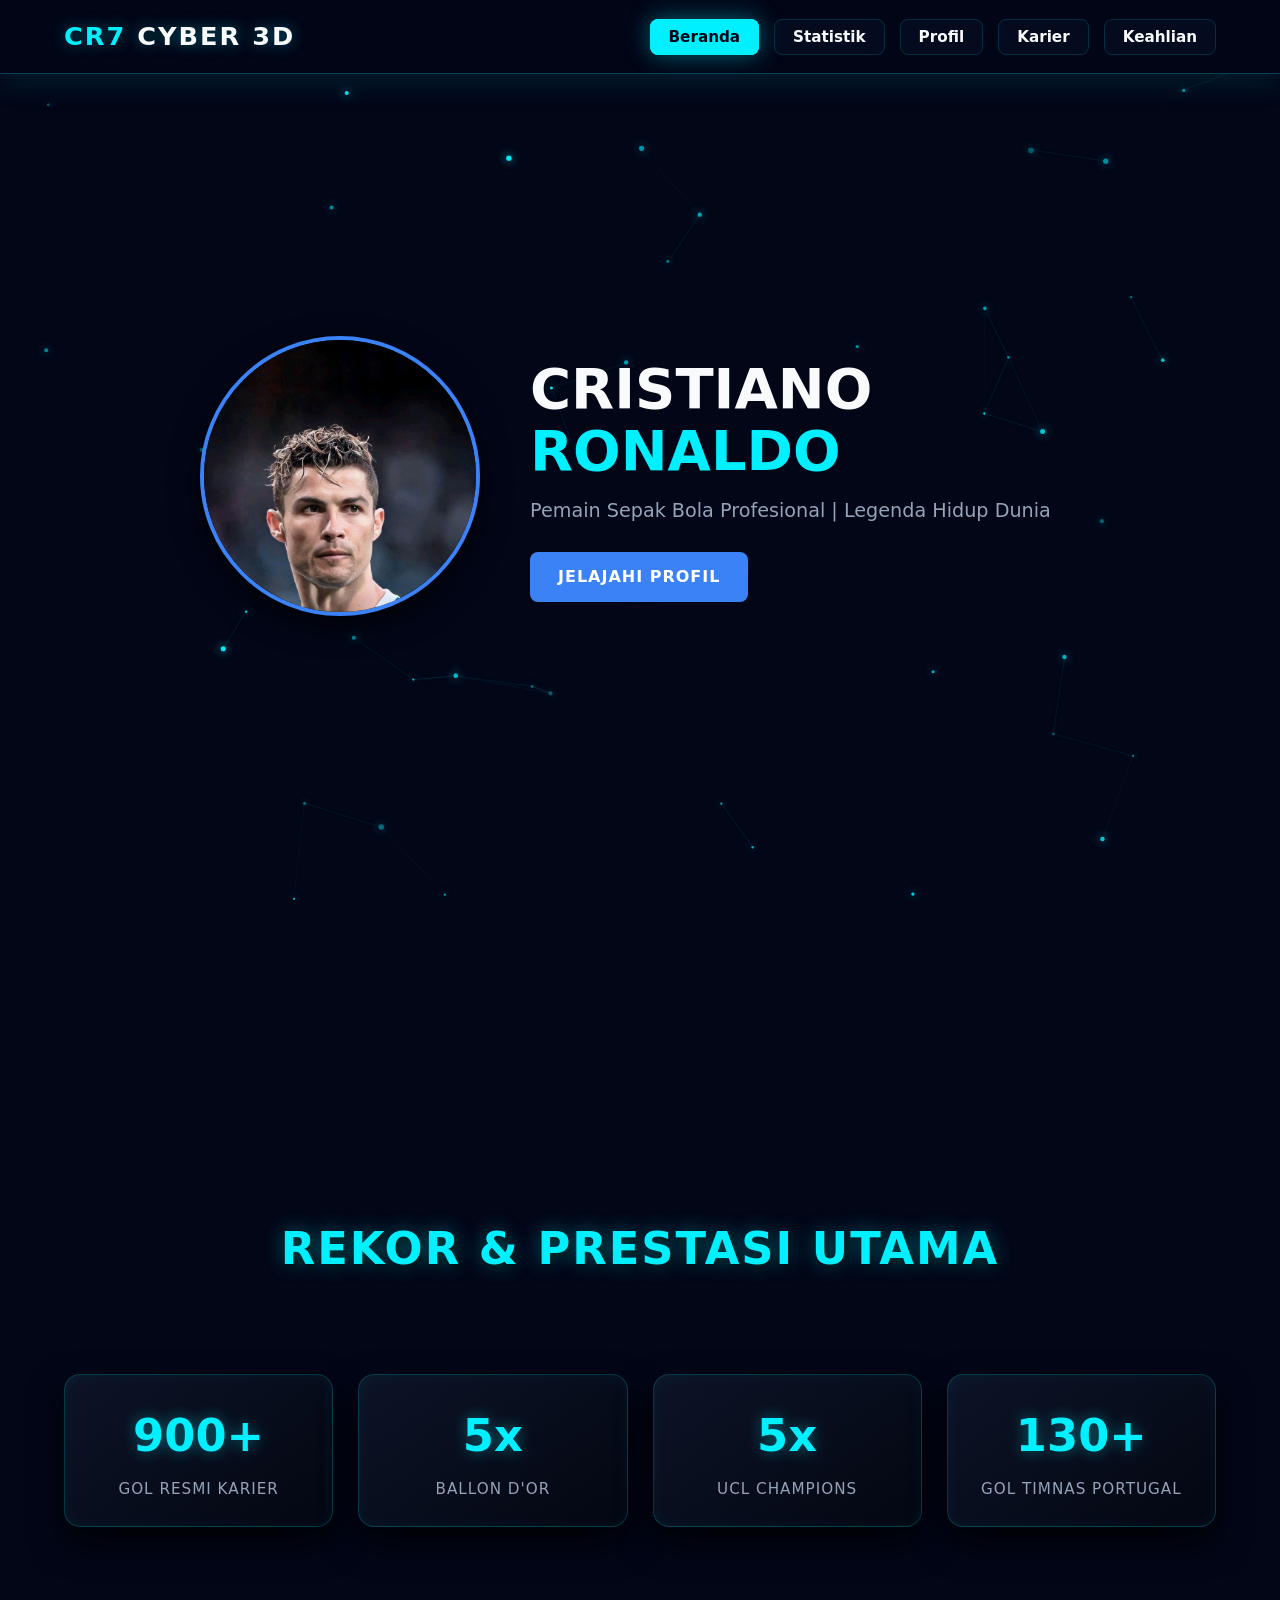
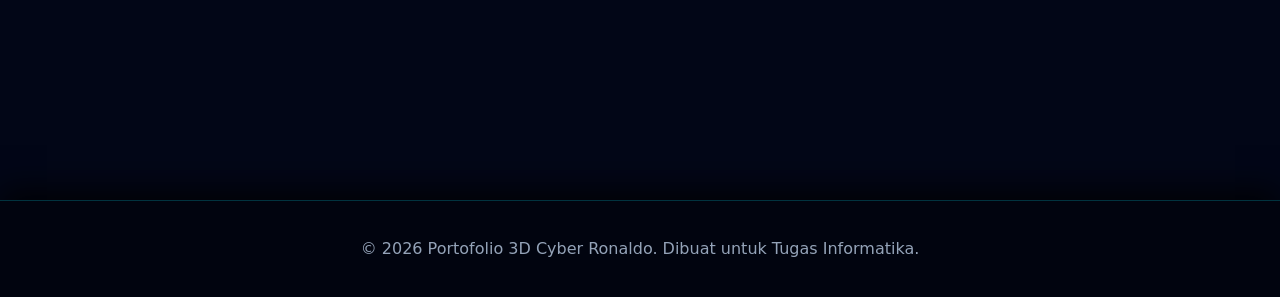
<file: index.html>
<!DOCTYPE html>
<html lang="id">
<head>
    <meta charset="UTF-8">
    <meta name="viewport" content="width=device-width, initial-scale=1.0">
    <meta name="description" content="Portofolio 3D cyber Cristiano Ronaldo.">
    <title>CR7 Cyber 3D | Beranda</title>
    <link rel="stylesheet" href="assets/css/style.css">
</head>
<body>
    <canvas id="bg-canvas" aria-hidden="true"></canvas>

    <header>
        <a href="index.html" class="logo">CR7 <span>CYBER 3D</span></a>
        <nav aria-label="Navigasi utama">
            <ul>
                <li><a href="index.html" aria-current="page">Beranda</a></li>
                <li><a href="pages/statistik.html">Statistik</a></li>
                <li><a href="pages/profil.html">Profil</a></li>
                <li><a href="pages/karier.html">Karier</a></li>
                <li><a href="pages/keahlian.html">Keahlian</a></li>
            </ul>
        </nav>
    </header>

    <main>
        <section id="home" aria-labelledby="hero-title">
            <div class="hero-img-wrapper">
                <img src="assets/img/rnld.jpg" alt="Cristiano Ronaldo" class="hero-img">
            </div>
            <div class="hero-text">
                <h1 id="hero-title">CRISTIANO <span>RONALDO</span></h1>
                <p>Pemain Sepak Bola Profesional | Legenda Hidup Dunia</p>
                <a href="pages/profil.html" class="btn-cta">Jelajahi Profil</a>
            </div>
        </section>

        <section aria-labelledby="highlight-title">
            <h2 id="highlight-title" class="section-title">Rekor &amp; Prestasi Utama</h2>
            <div class="stats-grid">
                <div class="stat-card tilt-element"><div class="stat-number">900+</div><div class="stat-label">Gol Resmi Karier</div></div>
                <div class="stat-card tilt-element"><div class="stat-number">5x</div><div class="stat-label">Ballon d'Or</div></div>
                <div class="stat-card tilt-element"><div class="stat-number">5x</div><div class="stat-label">UCL Champions</div></div>
                <div class="stat-card tilt-element"><div class="stat-number">130+</div><div class="stat-label">Gol Timnas Portugal</div></div>
            </div>
        </section>
    </main>

    <footer>
        <p>&copy; 2026 Portofolio 3D Cyber Ronaldo. Dibuat untuk Tugas Informatika.</p>
    </footer>

    <script src="assets/js/main.js"></script>
</body>
</html>
</file>
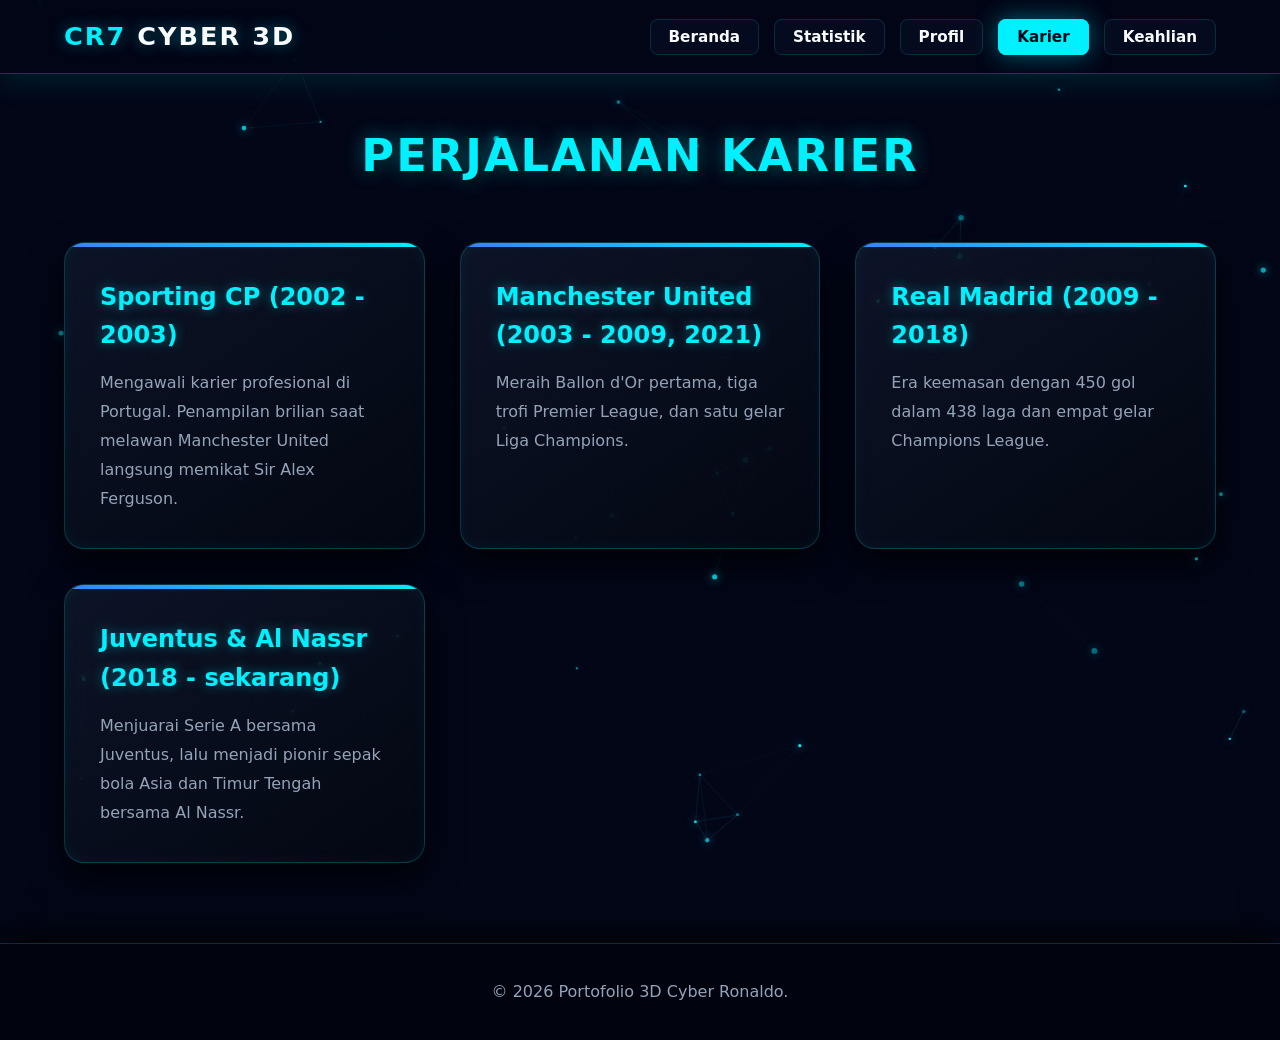
<file: pages/karier.html>
<!DOCTYPE html>
<html lang="id">
<head>
    <meta charset="UTF-8">
    <meta name="viewport" content="width=device-width, initial-scale=1.0">
    <title>CR7 Cyber 3D | Karier</title>
    <link rel="stylesheet" href="../assets/css/style.css">
</head>
<body>
    <canvas id="bg-canvas" aria-hidden="true"></canvas>
    <header>
        <a href="../index.html" class="logo">CR7 <span>CYBER 3D</span></a>
        <nav aria-label="Navigasi utama"><ul>
            <li><a href="../index.html">Beranda</a></li>
            <li><a href="statistik.html">Statistik</a></li>
            <li><a href="profil.html">Profil</a></li>
            <li><a href="karier.html" aria-current="page">Karier</a></li>
            <li><a href="keahlian.html">Keahlian</a></li>
        </ul></nav>
    </header>
    <main><section aria-labelledby="page-title">
        <h1 id="page-title" class="section-title">Perjalanan Karier</h1>
        <div class="content-grid">
            <article class="card tilt-element"><h2>Sporting CP (2002 - 2003)</h2><p>Mengawali karier profesional di Portugal. Penampilan brilian saat melawan Manchester United langsung memikat Sir Alex Ferguson.</p></article>
            <article class="card tilt-element"><h2>Manchester United (2003 - 2009, 2021)</h2><p>Meraih Ballon d'Or pertama, tiga trofi Premier League, dan satu gelar Liga Champions.</p></article>
            <article class="card tilt-element"><h2>Real Madrid (2009 - 2018)</h2><p>Era keemasan dengan 450 gol dalam 438 laga dan empat gelar Champions League.</p></article>
            <article class="card tilt-element"><h2>Juventus &amp; Al Nassr (2018 - sekarang)</h2><p>Menjuarai Serie A bersama Juventus, lalu menjadi pionir sepak bola Asia dan Timur Tengah bersama Al Nassr.</p></article>
        </div>
    </section></main>
    <footer><p>&copy; 2026 Portofolio 3D Cyber Ronaldo.</p></footer>
    <script src="../assets/js/main.js"></script>
</body>
</html>
</file>
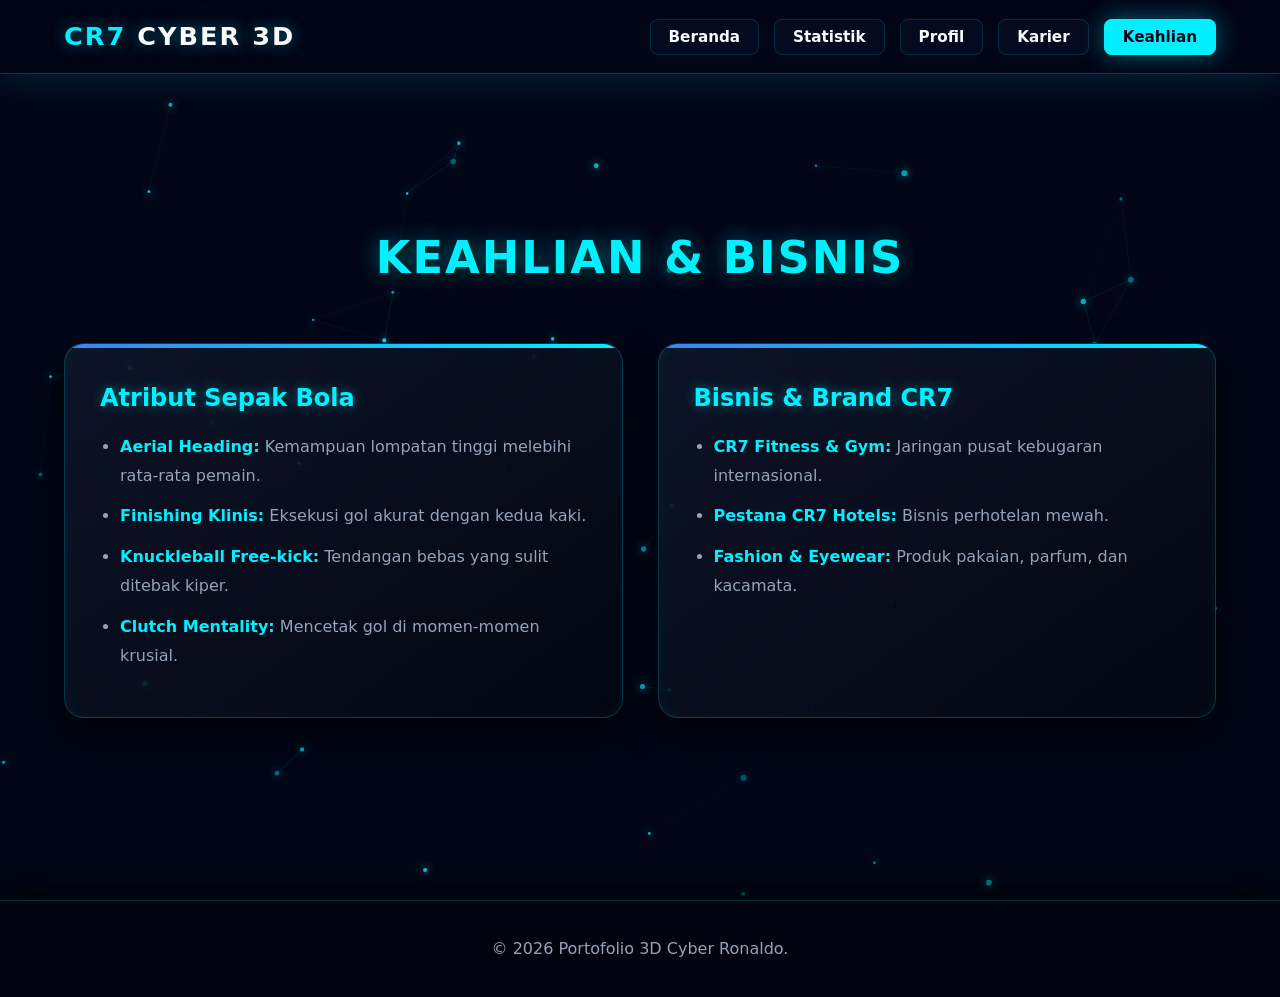
<file: pages/keahlian.html>
<!DOCTYPE html>
<html lang="id">
<head>
    <meta charset="UTF-8">
    <meta name="viewport" content="width=device-width, initial-scale=1.0">
    <title>CR7 Cyber 3D | Keahlian</title>
    <link rel="stylesheet" href="../assets/css/style.css">
</head>
<body>
    <canvas id="bg-canvas" aria-hidden="true"></canvas>
    <header>
        <a href="../index.html" class="logo">CR7 <span>CYBER 3D</span></a>
        <nav aria-label="Navigasi utama"><ul>
            <li><a href="../index.html">Beranda</a></li>
            <li><a href="statistik.html">Statistik</a></li>
            <li><a href="profil.html">Profil</a></li>
            <li><a href="karier.html">Karier</a></li>
            <li><a href="keahlian.html" aria-current="page">Keahlian</a></li>
        </ul></nav>
    </header>
    <main><section aria-labelledby="page-title">
        <h1 id="page-title" class="section-title">Keahlian &amp; Bisnis</h1>
        <div class="content-grid">
            <article class="card tilt-element"><h2>Atribut Sepak Bola</h2><ul><li><strong>Aerial Heading:</strong> Kemampuan lompatan tinggi melebihi rata-rata pemain.</li><li><strong>Finishing Klinis:</strong> Eksekusi gol akurat dengan kedua kaki.</li><li><strong>Knuckleball Free-kick:</strong> Tendangan bebas yang sulit ditebak kiper.</li><li><strong>Clutch Mentality:</strong> Mencetak gol di momen-momen krusial.</li></ul></article>
            <article class="card tilt-element"><h2>Bisnis &amp; Brand CR7</h2><ul><li><strong>CR7 Fitness &amp; Gym:</strong> Jaringan pusat kebugaran internasional.</li><li><strong>Pestana CR7 Hotels:</strong> Bisnis perhotelan mewah.</li><li><strong>Fashion &amp; Eyewear:</strong> Produk pakaian, parfum, dan kacamata.</li></ul></article>
        </div>
    </section></main>
    <footer><p>&copy; 2026 Portofolio 3D Cyber Ronaldo.</p></footer>
    <script src="../assets/js/main.js"></script>
</body>
</html>
</file>
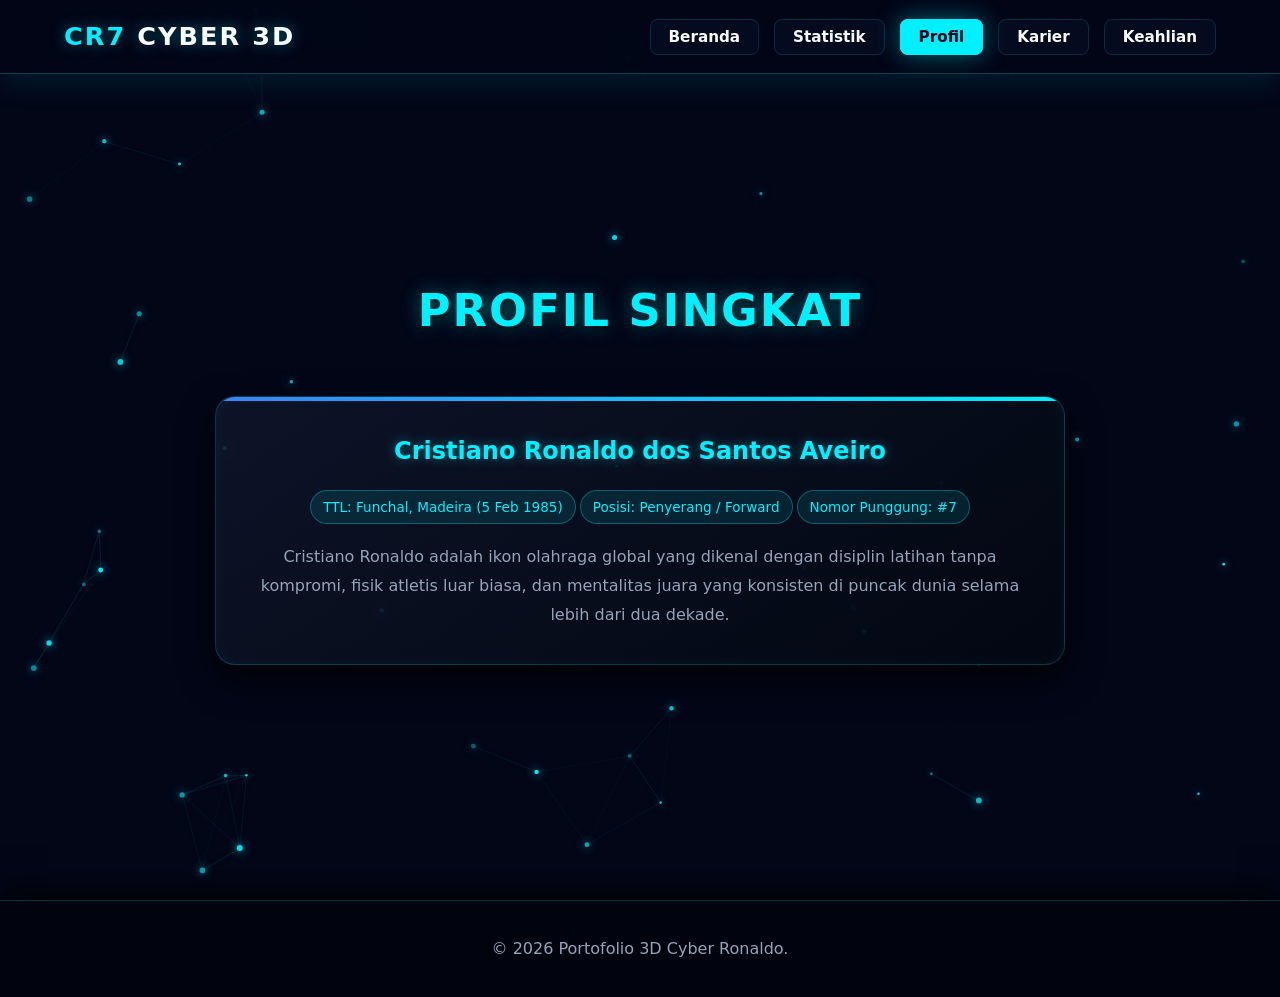
<file: pages/profil.html>
<!DOCTYPE html>
<html lang="id">
<head>
    <meta charset="UTF-8">
    <meta name="viewport" content="width=device-width, initial-scale=1.0">
    <title>CR7 Cyber 3D | Profil</title>
    <link rel="stylesheet" href="../assets/css/style.css">
</head>
<body>
    <canvas id="bg-canvas" aria-hidden="true"></canvas>
    <header>
        <a href="../index.html" class="logo">CR7 <span>CYBER 3D</span></a>
        <nav aria-label="Navigasi utama"><ul>
            <li><a href="../index.html">Beranda</a></li>
            <li><a href="statistik.html">Statistik</a></li>
            <li><a href="profil.html" aria-current="page">Profil</a></li>
            <li><a href="karier.html">Karier</a></li>
            <li><a href="keahlian.html">Keahlian</a></li>
        </ul></nav>
    </header>
    <main><section aria-labelledby="page-title">
        <h1 id="page-title" class="section-title">Profil Singkat</h1>
        <article class="card profile-card tilt-element">
            <h2>Cristiano Ronaldo dos Santos Aveiro</h2>
            <p class="profile-meta"><span class="skill-tag">TTL: Funchal, Madeira (5 Feb 1985)</span><span class="skill-tag">Posisi: Penyerang / Forward</span><span class="skill-tag">Nomor Punggung: #7</span></p>
            <p>Cristiano Ronaldo adalah ikon olahraga global yang dikenal dengan disiplin latihan tanpa kompromi, fisik atletis luar biasa, dan mentalitas juara yang konsisten di puncak dunia selama lebih dari dua dekade.</p>
        </article>
    </section></main>
    <footer><p>&copy; 2026 Portofolio 3D Cyber Ronaldo.</p></footer>
    <script src="../assets/js/main.js"></script>
</body>
</html>
</file>
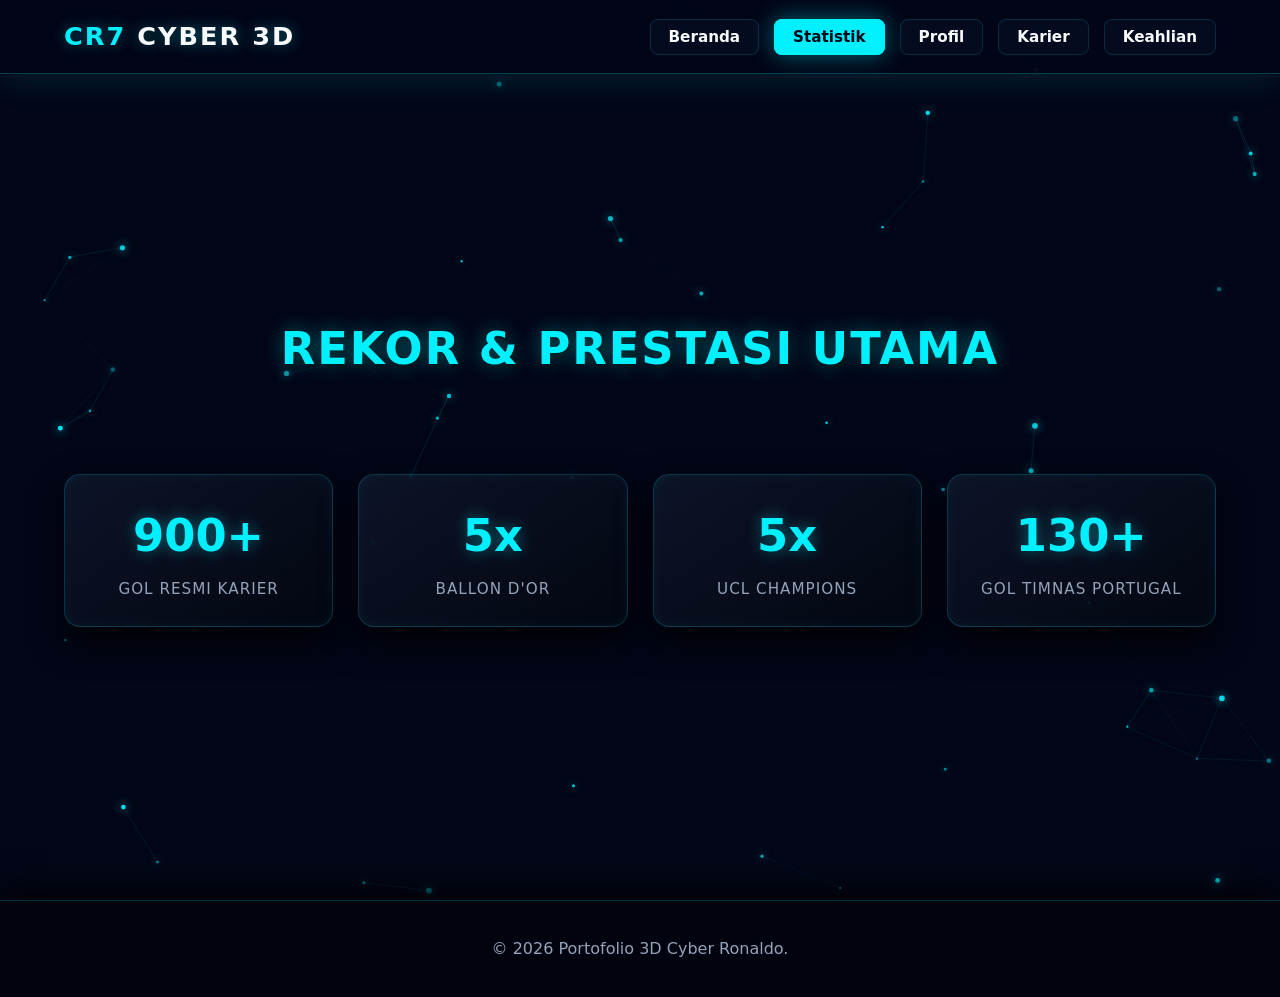
<file: pages/statistik.html>
<!DOCTYPE html>
<html lang="id">
<head>
    <meta charset="UTF-8">
    <meta name="viewport" content="width=device-width, initial-scale=1.0">
    <title>CR7 Cyber 3D | Statistik</title>
    <link rel="stylesheet" href="../assets/css/style.css">
</head>
<body>
    <canvas id="bg-canvas" aria-hidden="true"></canvas>
    <header>
        <a href="../index.html" class="logo">CR7 <span>CYBER 3D</span></a>
        <nav aria-label="Navigasi utama"><ul>
            <li><a href="../index.html">Beranda</a></li>
            <li><a href="statistik.html" aria-current="page">Statistik</a></li>
            <li><a href="profil.html">Profil</a></li>
            <li><a href="karier.html">Karier</a></li>
            <li><a href="keahlian.html">Keahlian</a></li>
        </ul></nav>
    </header>
    <main><section aria-labelledby="page-title">
        <h1 id="page-title" class="section-title">Rekor &amp; Prestasi Utama</h1>
        <div class="stats-grid">
            <div class="stat-card tilt-element"><div class="stat-number">900+</div><div class="stat-label">Gol Resmi Karier</div></div>
            <div class="stat-card tilt-element"><div class="stat-number">5x</div><div class="stat-label">Ballon d'Or</div></div>
            <div class="stat-card tilt-element"><div class="stat-number">5x</div><div class="stat-label">UCL Champions</div></div>
            <div class="stat-card tilt-element"><div class="stat-number">130+</div><div class="stat-label">Gol Timnas Portugal</div></div>
        </div>
    </section></main>
    <footer><p>&copy; 2026 Portofolio 3D Cyber Ronaldo.</p></footer>
    <script src="../assets/js/main.js"></script>
</body>
</html>
</file>
<file: assets/css/style.css>
:root {
    --bg-black: #020617;
    --bg-surface: #0b132b;
    --card-bg: linear-gradient(145deg, rgba(15, 23, 42, 0.85), rgba(3, 7, 18, 0.95));
    --neon-blue: #00f0ff;
    --electric-blue: #3b82f6;
    --blue-glow: rgba(0, 240, 255, 0.4);
    --text-main: #f8fafc;
    --text-muted: #94a3b8;
    --font-main: "Segoe UI", system-ui, -apple-system, sans-serif;
}

* {
    margin: 0;
    padding: 0;
    box-sizing: border-box;
}

html {
    scroll-behavior: smooth;
}

body {
    font-family: var(--font-main);
    background-color: var(--bg-black);
    color: var(--text-main);
    line-height: 1.6;
    overflow-x: hidden;
    perspective: 1200px;
}

#bg-canvas {
    position: fixed;
    top: 0;
    left: 0;
    width: 100vw;
    height: 100vh;
    z-index: -1;
    pointer-events: none;
}

header {
    background: rgba(2, 6, 23, 0.85);
    backdrop-filter: blur(16px);
    -webkit-backdrop-filter: blur(16px);
    padding: 1rem 5%;
    position: fixed;
    width: 100%;
    top: 0;
    z-index: 100;
    display: flex;
    justify-content: space-between;
    align-items: center;
    border-bottom: 1px solid rgba(0, 240, 255, 0.25);
    box-shadow: 0 10px 30px rgba(0, 240, 255, 0.1);
}

.logo {
    font-size: 1.6rem;
    font-weight: 800;
    color: var(--neon-blue);
    text-decoration: none;
    letter-spacing: 2px;
    text-shadow: 0 0 15px var(--blue-glow);
    transition: transform 0.3s ease;
}

.logo span {
    color: var(--text-main);
}

.logo:hover {
    transform: translateZ(20px) scale(1.05);
}

nav ul {
    display: flex;
    list-style: none;
    gap: 15px;
}

nav ul li a {
    color: var(--text-main);
    text-decoration: none;
    font-weight: 600;
    padding: 8px 18px;
    border-radius: 8px;
    transition: all 0.3s ease;
    border: 1px solid rgba(0, 240, 255, 0.15);
    background: rgba(11, 19, 43, 0.5);
    font-size: 0.95rem;
}

nav ul li a:hover,
nav ul li a[aria-current="page"] {
    color: var(--bg-black);
    background-color: var(--neon-blue);
    box-shadow: 0 0 25px var(--blue-glow);
    border-color: var(--neon-blue);
}

section {
    padding: 120px 5% 80px;
    min-height: 100vh;
    display: flex;
    flex-direction: column;
    justify-content: center;
    position: relative;
}

.section-title {
    text-align: center;
    font-size: 2.8rem;
    font-weight: 900;
    color: var(--neon-blue);
    margin-bottom: 50px;
    text-transform: uppercase;
    letter-spacing: 2px;
    text-shadow: 0 0 20px var(--blue-glow), 3px 3px 6px #000;
}

#home {
    display: flex;
    flex-direction: row;
    align-items: center;
    justify-content: center;
    flex-wrap: wrap;
    gap: 50px;
    padding-top: 140px;
}

.hero-img-wrapper {
    position: relative;
}

.hero-img {
    width: 280px;
    height: 280px;
    border-radius: 50%;
    object-fit: cover;
    object-position: top;
    border: 4px solid var(--electric-blue);
    box-shadow: 0 10px 30px rgba(0, 0, 0, 0.7);
}

.hero-text {
    max-width: 550px;
}

.hero-text h1 {
    font-size: 3.5rem;
    font-weight: 800;
    line-height: 1.1;
    margin-bottom: 15px;
    color: var(--text-main);
}

.hero-text h1 span {
    color: var(--neon-blue);
}

.hero-text p {
    font-size: 1.2rem;
    color: var(--text-muted);
    margin-bottom: 25px;
}

.btn-cta {
    display: inline-block;
    padding: 12px 28px;
    background: var(--electric-blue);
    color: #ffffff;
    font-weight: 700;
    text-decoration: none;
    border-radius: 8px;
    transition: all 0.3s ease;
    text-transform: uppercase;
    letter-spacing: 1px;
}

.btn-cta:hover {
    background: var(--neon-blue);
    color: var(--bg-black);
    box-shadow: 0 5px 20px var(--blue-glow);
}

.stats-grid,
.content-grid {
    display: grid;
    gap: 25px;
    width: 100%;
    max-width: 1200px;
    margin: 0 auto;
    perspective: 1000px;
}

.stats-grid {
    grid-template-columns: repeat(auto-fit, minmax(200px, 1fr));
    margin-top: 40px;
}

.content-grid {
    grid-template-columns: repeat(auto-fit, minmax(300px, 1fr));
    gap: 35px;
}

.stat-card,
.card {
    background: var(--card-bg);
    border: 1px solid rgba(0, 240, 255, 0.2);
    box-shadow: 0 15px 35px rgba(0, 0, 0, 0.8), inset 0 0 15px rgba(0, 240, 255, 0.05);
    transform-style: preserve-3d;
    transition: transform 0.1s ease, box-shadow 0.3s ease, border-color 0.3s ease;
}

.stat-card {
    padding: 25px;
    border-radius: 16px;
    text-align: center;
}

.card {
    padding: 35px;
    border-radius: 20px;
    position: relative;
    overflow: hidden;
}

.card::before {
    content: "";
    position: absolute;
    top: 0;
    left: 0;
    width: 100%;
    height: 4px;
    background: linear-gradient(90deg, var(--electric-blue), var(--neon-blue));
}

.stat-card:hover,
.card:hover {
    border-color: var(--neon-blue);
    box-shadow: 0 20px 45px var(--blue-glow);
}

.stat-number {
    font-size: 2.8rem;
    font-weight: 900;
    color: var(--neon-blue);
    text-shadow: 0 0 15px var(--blue-glow);
}

.stat-label {
    font-size: 0.95rem;
    color: var(--text-muted);
    text-transform: uppercase;
    letter-spacing: 1px;
    margin-top: 5px;
}

.card h3,
.card h2 {
    color: var(--neon-blue);
    font-size: 1.5rem;
    margin-bottom: 15px;
    text-shadow: 0 0 12px var(--blue-glow);
}

.card p,
.card ul {
    color: var(--text-muted);
    line-height: 1.8;
    font-size: 1rem;
}

.card ul {
    padding-left: 20px;
}

.card li {
    margin-bottom: 12px;
}

.card strong {
    color: var(--neon-blue);
}

.skill-tag {
    display: inline-block;
    background: rgba(0, 240, 255, 0.1);
    color: var(--neon-blue);
    border: 1px solid rgba(0, 240, 255, 0.3);
    padding: 4px 12px;
    border-radius: 20px;
    font-size: 0.85rem;
    margin: 4px 2px;
}

.profile-card {
    max-width: 850px;
    margin: 0 auto;
    text-align: center;
}

.profile-meta {
    margin-bottom: 15px;
}

footer {
    background-color: #01040f;
    text-align: center;
    padding: 35px;
    border-top: 1px solid rgba(0, 240, 255, 0.2);
    position: relative;
    z-index: 10;
    color: var(--text-muted);
    box-shadow: 0 -10px 30px rgba(0, 0, 0, 0.8);
}

@media (max-width: 768px) {
    header {
        flex-direction: column;
        padding: 12px;
    }

    nav ul {
        margin-top: 12px;
        flex-wrap: wrap;
        justify-content: center;
    }

    .hero-text h1 {
        font-size: 2.8rem;
    }

    .hero-img {
        width: 250px;
        height: 250px;
    }
}
</file>
